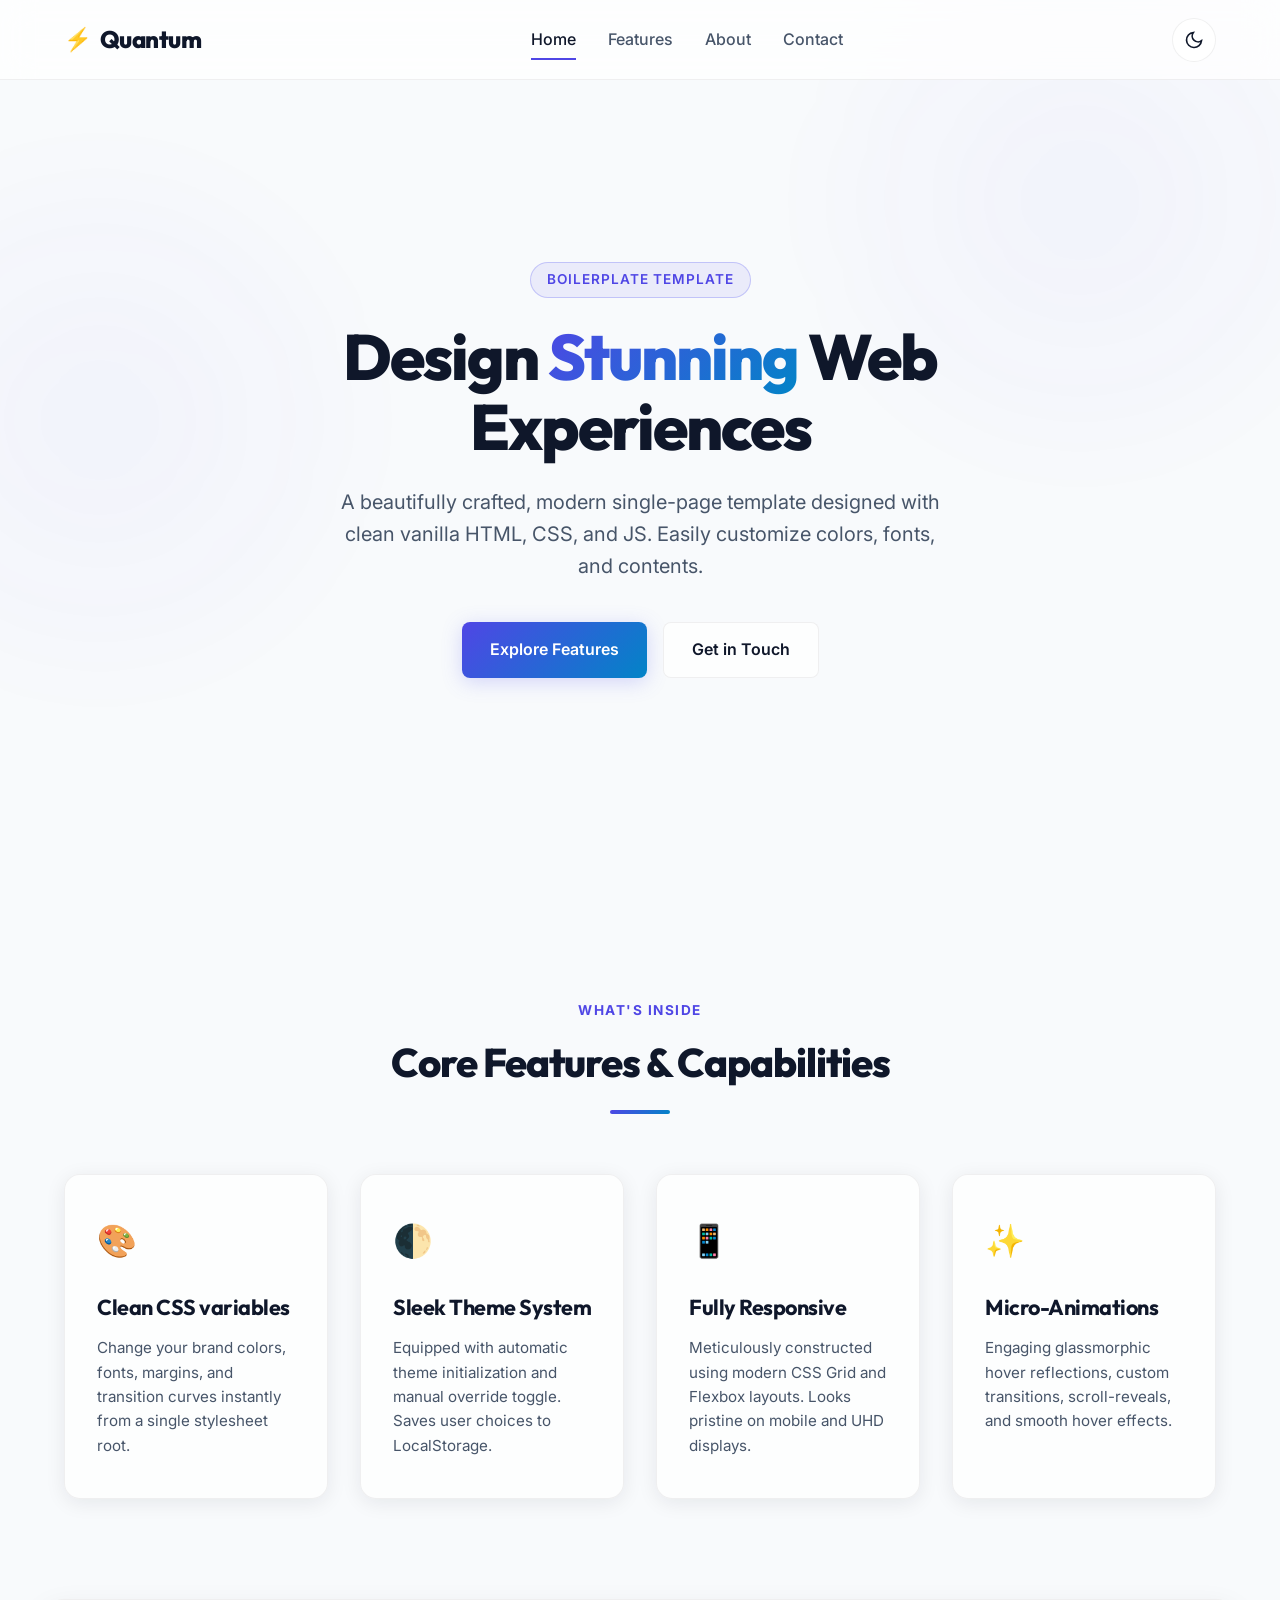
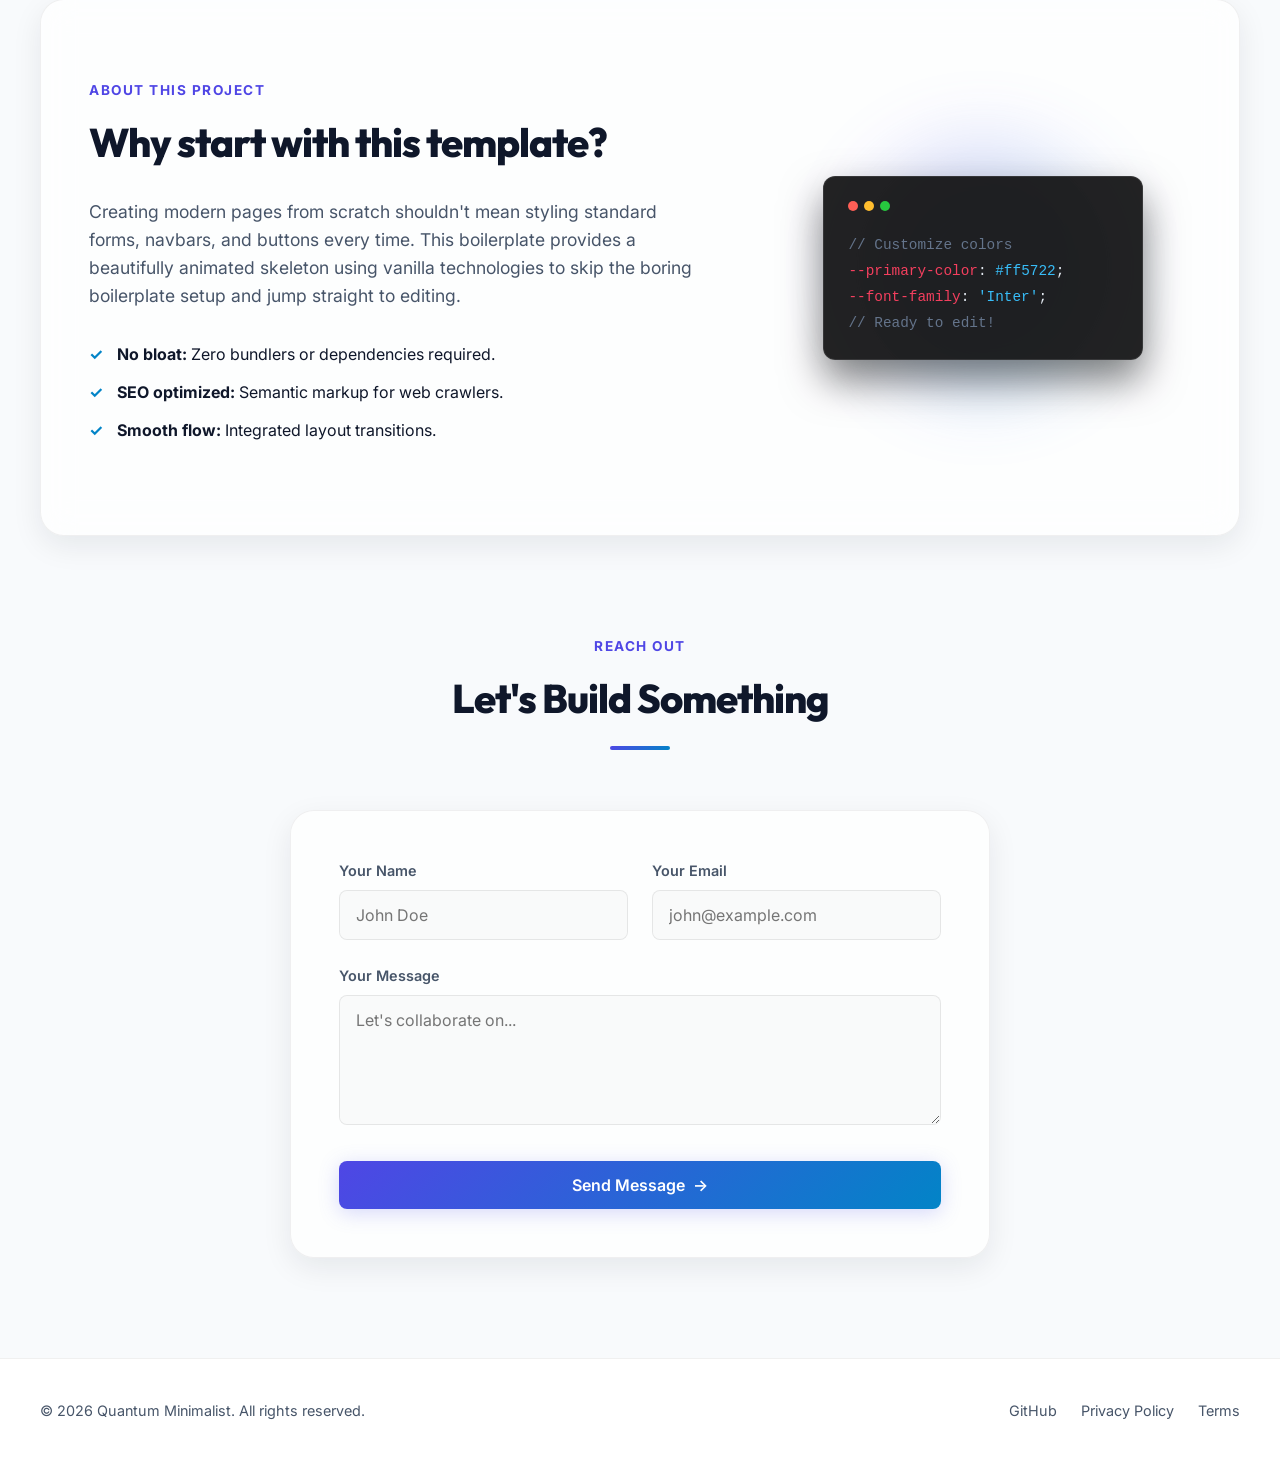
<file: index.html>
<!DOCTYPE html>
<html lang="en">
<head>
    <meta charset="UTF-8">
    <meta name="viewport" content="width=device-width, initial-scale=1.0">
    <meta name="description" content="A premium, customizable, and responsive landing page template for developers and creators. Built with vanilla HTML, CSS, and JS.">
    <title>Quantum Minimalist | Premium Web Boilerplate</title>
    
    <!-- Google Fonts: Outfit & Inter -->
    <link rel="preconnect" href="https://fonts.googleapis.com">
    <link rel="preconnect" href="https://fonts.gstatic.com" crossorigin>
    <link href="https://fonts.googleapis.com/css2?family=Inter:wght@300;400;500;600;700&family=Outfit:wght@400;600;800&display=swap" rel="stylesheet">
    
    <!-- Core Stylesheet -->
    <link rel="stylesheet" href="assets/css/style.css">
</head>
<body class="dark-theme">
    <!-- Background Ambient Gradients -->
    <div class="ambient-glow glow-1"></div>
    <div class="ambient-glow glow-2"></div>

    <!-- Navigation Header -->
    <nav class="navbar">
        <div class="nav-container">
            <a href="#" class="logo" id="nav-logo">
                <span class="logo-accent">⚡</span> Quantum
            </a>
            
            <div class="nav-links" id="nav-menu">
                <a href="#hero" class="nav-link">Home</a>
                <a href="#features" class="nav-link">Features</a>
                <a href="#about" class="nav-link">About</a>
                <a href="#contact" class="nav-link">Contact</a>
            </div>

            <div class="nav-actions">
                <!-- Theme Toggle Button -->
                <button id="theme-toggle" class="theme-toggle-btn" aria-label="Toggle Light/Dark Theme">
                    <svg class="sun-icon" viewBox="0 0 24 24" fill="none" stroke="currentColor" stroke-width="2">
                        <circle cx="12" cy="12" r="5"></circle>
                        <line x1="12" y1="1" x2="12" y2="3"></line>
                        <line x1="12" y1="21" x2="12" y2="23"></line>
                        <line x1="4.22" y1="4.22" x2="5.64" y2="5.64"></line>
                        <line x1="18.36" y1="18.36" x2="19.78" y2="19.78"></line>
                        <line x1="1" y1="12" x2="3" y2="12"></line>
                        <line x1="21" y1="12" x2="23" y2="12"></line>
                        <line x1="4.22" y1="19.78" x2="5.64" y2="18.36"></line>
                        <line x1="18.36" y1="5.64" x2="19.78" y2="4.22"></line>
                    </svg>
                    <svg class="moon-icon" viewBox="0 0 24 24" fill="none" stroke="currentColor" stroke-width="2">
                        <path d="M21 12.79A9 9 0 1 1 11.21 3 7 7 0 0 0 21 12.79z"></path>
                    </svg>
                </button>
                
                <!-- Mobile Navigation Toggle -->
                <button class="hamburger-btn" id="hamburger" aria-label="Toggle Mobile Menu">
                    <span class="bar"></span>
                    <span class="bar"></span>
                    <span class="bar"></span>
                </button>
            </div>
        </div>
    </nav>

    <!-- Main Content -->
    <main>
        <!-- Hero Section -->
        <section id="hero" class="hero-section">
            <div class="hero-content">
                <div class="badge fade-in">Boilerplate Template</div>
                <h1 class="hero-title fade-in delay-1">
                    Design <span class="gradient-text">Stunning</span> Web Experiences
                </h1>
                <p class="hero-subtitle fade-in delay-2">
                    A beautifully crafted, modern single-page template designed with clean vanilla HTML, CSS, and JS. Easily customize colors, fonts, and contents.
                </p>
                <div class="hero-actions fade-in delay-3">
                    <a href="#features" class="btn btn-primary">Explore Features</a>
                    <a href="#contact" class="btn btn-secondary">Get in Touch</a>
                </div>
            </div>
        </section>

        <!-- Features Grid Section -->
        <section id="features" class="section">
            <div class="section-header">
                <span class="section-subtitle">What's Inside</span>
                <h2 class="section-title">Core Features & Capabilities</h2>
                <div class="section-divider"></div>
            </div>
            
            <div class="grid-container">
                <!-- Feature Card 1 -->
                <div class="feature-card">
                    <div class="card-icon">🎨</div>
                    <h3 class="card-title">Clean CSS variables</h3>
                    <p class="card-text">Change your brand colors, fonts, margins, and transition curves instantly from a single stylesheet root.</p>
                </div>
                
                <!-- Feature Card 2 -->
                <div class="feature-card">
                    <div class="card-icon">🌓</div>
                    <h3 class="card-title">Sleek Theme System</h3>
                    <p class="card-text">Equipped with automatic theme initialization and manual override toggle. Saves user choices to LocalStorage.</p>
                </div>
                
                <!-- Feature Card 3 -->
                <div class="feature-card">
                    <div class="card-icon">📱</div>
                    <h3 class="card-title">Fully Responsive</h3>
                    <p class="card-text">Meticulously constructed using modern CSS Grid and Flexbox layouts. Looks pristine on mobile and UHD displays.</p>
                </div>

                <!-- Feature Card 4 -->
                <div class="feature-card">
                    <div class="card-icon">✨</div>
                    <h3 class="card-title">Micro-Animations</h3>
                    <p class="card-text">Engaging glassmorphic hover reflections, custom transitions, scroll-reveals, and smooth hover effects.</p>
                </div>
            </div>
        </section>

        <!-- About Section -->
        <section id="about" class="section bg-glass">
            <div class="about-container">
                <div class="about-text">
                    <span class="section-subtitle">About This Project</span>
                    <h2 class="section-title">Why start with this template?</h2>
                    <p class="about-description">
                        Creating modern pages from scratch shouldn't mean styling standard forms, navbars, and buttons every time. This boilerplate provides a beautifully animated skeleton using vanilla technologies to skip the boring boilerplate setup and jump straight to editing.
                    </p>
                    <ul class="about-list">
                        <li><strong>No bloat:</strong> Zero bundlers or dependencies required.</li>
                        <li><strong>SEO optimized:</strong> Semantic markup for web crawlers.</li>
                        <li><strong>Smooth flow:</strong> Integrated layout transitions.</li>
                    </ul>
                </div>
                <div class="about-graphic">
                    <div class="graphic-element circle-glow"></div>
                    <div class="graphic-element glass-card">
                        <div class="card-preview-header">
                            <span class="dot red"></span>
                            <span class="dot yellow"></span>
                            <span class="dot green"></span>
                        </div>
                        <div class="card-preview-body">
                            <code>
                                <span class="code-comment">// Customize colors</span><br>
                                <span class="code-var">--primary-color</span>: <span class="code-val">#ff5722</span>;<br>
                                <span class="code-var">--font-family</span>: <span class="code-val">'Inter'</span>;<br>
                                <span class="code-comment">// Ready to edit!</span>
                            </code>
                        </div>
                    </div>
                </div>
            </div>
        </section>

        <!-- Contact Section -->
        <section id="contact" class="section">
            <div class="section-header">
                <span class="section-subtitle">Reach Out</span>
                <h2 class="section-title">Let's Build Something</h2>
                <div class="section-divider"></div>
            </div>
            
            <div class="contact-wrapper">
                <form id="contact-form" class="contact-form">
                    <div class="form-row">
                        <div class="form-group">
                            <label for="name">Your Name</label>
                            <input type="text" id="name" name="name" required placeholder="John Doe">
                        </div>
                        <div class="form-group">
                            <label for="email">Your Email</label>
                            <input type="email" id="email" name="email" required placeholder="john@example.com">
                        </div>
                    </div>
                    <div class="form-group">
                        <label for="message">Your Message</label>
                        <textarea id="message" name="message" rows="5" required placeholder="Let's collaborate on..."></textarea>
                    </div>
                    <button type="submit" class="btn btn-primary btn-submit">
                        Send Message <span class="btn-icon">→</span>
                    </button>
                    <div id="form-feedback" class="form-feedback hidden"></div>
                </form>
            </div>
        </section>
    </main>

    <!-- Footer -->
    <footer class="footer">
        <div class="footer-container">
            <p class="footer-copy">&copy; <span id="current-year">2026</span> Quantum Minimalist. All rights reserved.</p>
            <div class="footer-links">
                <a href="https://github.com" target="_blank" rel="noopener" class="footer-link">GitHub</a>
                <a href="#" class="footer-link">Privacy Policy</a>
                <a href="#" class="footer-link">Terms</a>
            </div>
        </div>
    </footer>

    <!-- Interactive Logic Script -->
    <script src="assets/js/main.js"></script>
</body>
</html>
</file>
<file: assets/css/style.css>
/* ==========================================================================
   QUANTUM MINIMALIST - Design System & Custom Stylesheet
   ========================================================================== */

/* --- CSS VARIABLES SYSTEM ---
   Tip: Edit these variables to easily change the look and feel of the entire page. */
   :root {
    /* Fonts */
    --font-heading: 'Outfit', sans-serif;
    --font-body: 'Inter', sans-serif;

    /* Transition Speeds */
    --transition-fast: 0.2s cubic-bezier(0.4, 0, 0.2, 1);
    --transition-smooth: 0.4s cubic-bezier(0.4, 0, 0.2, 1);

    /* Layout values */
    --container-max-width: 1200px;
    --border-radius-sm: 8px;
    --border-radius-md: 16px;
    --border-radius-lg: 24px;
}

/* --- DARK MODE PALETTE --- */
.dark-theme {
    --bg-primary: #0a0a0c;
    --bg-secondary: #121216;
    --text-primary: #f3f4f6;
    --text-secondary: #9ca3af;
    --primary-color: #6366f1; /* Indigo */
    --primary-glow: rgba(99, 102, 241, 0.15);
    --accent-color: #38bdf8; /* Sky blue */
    
    /* Gradients */
    --gradient-hero: linear-gradient(135deg, #6366f1 0%, #38bdf8 100%);
    --gradient-glow: radial-gradient(circle, rgba(99,102,241,0.12) 0%, rgba(0,0,0,0) 70%);

    /* Glassmorphism settings */
    --glass-bg: rgba(18, 18, 22, 0.7);
    --glass-border: rgba(255, 255, 255, 0.08);
    --glass-shadow: rgba(0, 0, 0, 0.4);
    
    /* Inputs */
    --input-bg: rgba(255, 255, 255, 0.03);
    --input-border: rgba(255, 255, 255, 0.1);
    --input-focus-border: var(--primary-color);
}

/* --- LIGHT MODE PALETTE --- */
.light-theme {
    --bg-primary: #f8fafc;
    --bg-secondary: #ffffff;
    --text-primary: #0f172a;
    --text-secondary: #475569;
    --primary-color: #4f46e5;
    --primary-glow: rgba(79, 70, 229, 0.08);
    --accent-color: #0284c7;

    /* Gradients */
    --gradient-hero: linear-gradient(135deg, #4f46e5 0%, #0284c7 100%);
    --gradient-glow: radial-gradient(circle, rgba(79,70,229,0.06) 0%, rgba(0,0,0,0) 70%);

    /* Glassmorphism settings */
    --glass-bg: rgba(255, 255, 255, 0.75);
    --glass-border: rgba(0, 0, 0, 0.06);
    --glass-shadow: rgba(15, 23, 42, 0.08);

    /* Inputs */
    --input-bg: rgba(0, 0, 0, 0.015);
    --input-border: rgba(0, 0, 0, 0.08);
    --input-focus-border: var(--primary-color);
}

/* ==========================================================================
   RESET & SYSTEM BASE
   ========================================================================== */
* {
    margin: 0;
    padding: 0;
    box-sizing: border-box;
}

html {
    scroll-behavior: smooth;
    font-size: 16px;
}

body {
    background-color: var(--bg-primary);
    color: var(--text-primary);
    font-family: var(--font-body);
    line-height: 1.6;
    overflow-x: hidden;
    transition: background-color var(--transition-smooth), color var(--transition-smooth);
}

main {
    position: relative;
    z-index: 1;
}

a {
    color: inherit;
    text-decoration: none;
    transition: color var(--transition-fast);
}

button, input, textarea {
    font-family: inherit;
    font-size: inherit;
    color: inherit;
}

/* Custom Scrollbar */
::-webkit-scrollbar {
    width: 10px;
}
::-webkit-scrollbar-track {
    background: var(--bg-primary);
}
::-webkit-scrollbar-thumb {
    background: var(--glass-border);
    border-radius: var(--border-radius-sm);
}
::-webkit-scrollbar-thumb:hover {
    background: var(--primary-color);
}

/* Ambient glow blobs */
.ambient-glow {
    position: absolute;
    width: 600px;
    height: 600px;
    background: var(--gradient-glow);
    border-radius: 50%;
    filter: blur(80px);
    z-index: 0;
    pointer-events: none;
    opacity: 0.8;
}
.glow-1 {
    top: -100px;
    right: -100px;
}
.glow-2 {
    bottom: 20%;
    left: -200px;
}

/* ==========================================================================
   NAVIGATION BAR
   ========================================================================== */
.navbar {
    position: fixed;
    top: 0;
    left: 0;
    width: 100%;
    height: 80px;
    z-index: 100;
    background-color: var(--glass-bg);
    backdrop-filter: blur(16px);
    -webkit-backdrop-filter: blur(16px);
    border-bottom: 1px solid var(--glass-border);
    transition: background-color var(--transition-smooth), border-color var(--transition-smooth);
}

.nav-container {
    max-width: var(--container-max-width);
    margin: 0 auto;
    padding: 0 24px;
    height: 100%;
    display: flex;
    justify-content: space-between;
    align-items: center;
}

.logo {
    font-family: var(--font-heading);
    font-weight: 800;
    font-size: 1.5rem;
    letter-spacing: -0.5px;
    display: flex;
    align-items: center;
    gap: 8px;
}
.logo-accent {
    font-size: 1.4rem;
}

.nav-links {
    display: flex;
    gap: 32px;
}

.nav-link {
    font-weight: 500;
    color: var(--text-secondary);
    position: relative;
    padding: 8px 0;
}
.nav-link:hover, .nav-link.active {
    color: var(--text-primary);
}
.nav-link::after {
    content: '';
    position: absolute;
    bottom: 0;
    left: 0;
    width: 0;
    height: 2px;
    background-color: var(--primary-color);
    transition: width var(--transition-fast);
}
.nav-link:hover::after, .nav-link.active::after {
    width: 100%;
}

.nav-actions {
    display: flex;
    align-items: center;
    gap: 16px;
}

/* Theme Toggle Button */
.theme-toggle-btn {
    background: none;
    border: 1px solid var(--glass-border);
    background-color: var(--glass-bg);
    cursor: pointer;
    width: 44px;
    height: 44px;
    border-radius: 50%;
    display: flex;
    align-items: center;
    justify-content: center;
    color: var(--text-primary);
    transition: transform var(--transition-fast), border-color var(--transition-fast);
}
.theme-toggle-btn:hover {
    transform: scale(1.05);
    border-color: var(--primary-color);
}
.theme-toggle-btn svg {
    width: 20px;
    height: 20px;
}
.dark-theme .sun-icon { display: block; }
.dark-theme .moon-icon { display: none; }
.light-theme .sun-icon { display: none; }
.light-theme .moon-icon { display: block; }

/* Hamburger mobile menu button */
.hamburger-btn {
    display: none;
    flex-direction: column;
    justify-content: space-between;
    width: 24px;
    height: 18px;
    background: none;
    border: none;
    cursor: pointer;
    z-index: 101;
}
.hamburger-btn .bar {
    width: 100%;
    height: 2px;
    background-color: var(--text-primary);
    border-radius: 2px;
    transition: transform var(--transition-smooth), opacity var(--transition-smooth);
}

/* ==========================================================================
   HERO SECTION
   ========================================================================== */
.hero-section {
    min-height: 100vh;
    display: flex;
    align-items: center;
    justify-content: center;
    padding: 120px 24px 80px 24px;
    text-align: center;
    position: relative;
}

.hero-content {
    max-width: 800px;
    display: flex;
    flex-direction: column;
    align-items: center;
}

.badge {
    background-color: var(--primary-glow);
    border: 1px solid rgba(99, 102, 241, 0.3);
    color: var(--primary-color);
    padding: 6px 16px;
    border-radius: 50px;
    font-size: 0.85rem;
    font-weight: 600;
    margin-bottom: 24px;
    text-transform: uppercase;
    letter-spacing: 1px;
}

.hero-title {
    font-family: var(--font-heading);
    font-weight: 800;
    font-size: 4rem;
    line-height: 1.1;
    letter-spacing: -2px;
    margin-bottom: 24px;
}

.gradient-text {
    background: var(--gradient-hero);
    -webkit-background-clip: text;
    -webkit-text-fill-color: transparent;
    background-clip: text;
}

.hero-subtitle {
    font-size: 1.25rem;
    color: var(--text-secondary);
    max-width: 600px;
    margin-bottom: 40px;
}

.hero-actions {
    display: flex;
    gap: 16px;
}

/* Buttons */
.btn {
    padding: 14px 28px;
    border-radius: var(--border-radius-sm);
    font-weight: 600;
    cursor: pointer;
    transition: transform var(--transition-fast), filter var(--transition-fast), border-color var(--transition-fast), background-color var(--transition-fast);
    display: inline-flex;
    align-items: center;
    gap: 8px;
    border: none;
}
.btn:hover {
    transform: translateY(-2px);
}
.btn-primary {
    background: var(--gradient-hero);
    color: #ffffff;
    box-shadow: 0 4px 20px rgba(99, 102, 241, 0.25);
}
.btn-primary:hover {
    filter: brightness(1.1);
}
.btn-secondary {
    background-color: var(--glass-bg);
    border: 1px solid var(--glass-border);
    color: var(--text-primary);
    backdrop-filter: blur(8px);
    -webkit-backdrop-filter: blur(8px);
}
.btn-secondary:hover {
    border-color: var(--primary-color);
    background-color: var(--bg-secondary);
}

/* ==========================================================================
   SECTIONS
   ========================================================================== */
.section {
    max-width: var(--container-max-width);
    margin: 0 auto;
    padding: 100px 24px;
}

.section-header {
    text-align: center;
    margin-bottom: 60px;
}

.section-subtitle {
    color: var(--primary-color);
    text-transform: uppercase;
    font-weight: 700;
    font-size: 0.85rem;
    letter-spacing: 1.5px;
    display: block;
    margin-bottom: 8px;
}

.section-title {
    font-family: var(--font-heading);
    font-size: 2.5rem;
    font-weight: 800;
    letter-spacing: -1px;
}

.section-divider {
    width: 60px;
    height: 4px;
    background: var(--gradient-hero);
    margin: 16px auto 0 auto;
    border-radius: 2px;
}

/* Glass panel */
.bg-glass {
    background-color: var(--glass-bg);
    backdrop-filter: blur(16px);
    -webkit-backdrop-filter: blur(16px);
    border: 1px solid var(--glass-border);
    box-shadow: 0 10px 30px var(--glass-shadow);
    border-radius: var(--border-radius-lg);
    padding: 80px 48px;
}

/* ==========================================================================
   GRID & CARDS
   ========================================================================== */
.grid-container {
    display: grid;
    grid-template-columns: repeat(auto-fit, minmax(260px, 1fr));
    gap: 32px;
}

.feature-card {
    background-color: var(--glass-bg);
    border: 1px solid var(--glass-border);
    box-shadow: 0 4px 20px var(--glass-shadow);
    border-radius: var(--border-radius-md);
    padding: 40px 32px;
    transition: transform var(--transition-smooth), border-color var(--transition-smooth), box-shadow var(--transition-smooth);
    position: relative;
    overflow: hidden;
    z-index: 1;
}

/* Reflective overlay hover effect */
.feature-card::before {
    content: '';
    position: absolute;
    top: -50%;
    left: -50%;
    width: 200%;
    height: 200%;
    background: radial-gradient(circle, rgba(255,255,255,0.06) 0%, rgba(255,255,255,0) 50%);
    opacity: 0;
    transition: opacity var(--transition-smooth);
    pointer-events: none;
    z-index: -1;
}

.feature-card:hover {
    transform: translateY(-8px);
    border-color: var(--primary-color);
    box-shadow: 0 12px 30px rgba(99, 102, 241, 0.15);
}

.feature-card:hover::before {
    opacity: 1;
}

.card-icon {
    font-size: 2rem;
    margin-bottom: 24px;
}

.card-title {
    font-family: var(--font-heading);
    font-size: 1.35rem;
    font-weight: 700;
    margin-bottom: 12px;
    letter-spacing: -0.5px;
}

.card-text {
    color: var(--text-secondary);
    font-size: 0.95rem;
}

/* ==========================================================================
   ABOUT WORKSPACE SECTION
   ========================================================================== */
.about-container {
    display: grid;
    grid-template-columns: 1.2fr 0.8fr;
    gap: 64px;
    align-items: center;
}

.about-description {
    font-size: 1.1rem;
    color: var(--text-secondary);
    margin-top: 24px;
    margin-bottom: 32px;
}

.about-list {
    list-style: none;
}
.about-list li {
    margin-bottom: 12px;
    position: relative;
    padding-left: 28px;
}
.about-list li::before {
    content: '✓';
    position: absolute;
    left: 0;
    color: var(--accent-color);
    font-weight: bold;
}

/* GRAPHIC / CARD CODE PREVIEW */
.about-graphic {
    position: relative;
    display: flex;
    justify-content: center;
    align-items: center;
}

.circle-glow {
    position: absolute;
    width: 250px;
    height: 250px;
    background: var(--gradient-hero);
    opacity: 0.2;
    border-radius: 50%;
    filter: blur(40px);
}

.glass-card {
    background-color: rgba(10, 10, 12, 0.9);
    border: 1px solid rgba(255,255,255,0.1);
    box-shadow: 0 20px 40px rgba(0,0,0,0.5);
    border-radius: 12px;
    width: 100%;
    max-width: 320px;
    padding: 24px;
    z-index: 1;
}
.card-preview-header {
    display: flex;
    gap: 6px;
    margin-bottom: 20px;
}
.dot {
    width: 10px;
    height: 10px;
    border-radius: 50%;
}
.dot.red { background-color: #ff5f56; }
.dot.yellow { background-color: #ffbd2e; }
.dot.green { background-color: #27c93f; }

.card-preview-body code {
    font-family: monospace;
    font-size: 0.9rem;
    color: #e2e8f0;
}
.code-comment { color: #64748b; }
.code-var { color: #f43f5e; }
.code-val { color: #38bdf8; }

/* ==========================================================================
   CONTACT FORM SECTION
   ========================================================================== */
.contact-wrapper {
    max-width: 700px;
    margin: 0 auto;
    background-color: var(--glass-bg);
    border: 1px solid var(--glass-border);
    padding: 48px;
    border-radius: var(--border-radius-lg);
    box-shadow: 0 10px 30px var(--glass-shadow);
}

.contact-form {
    display: flex;
    flex-direction: column;
    gap: 24px;
}

.form-row {
    display: grid;
    grid-template-columns: 1fr 1fr;
    gap: 24px;
}

.form-group {
    display: flex;
    flex-direction: column;
    gap: 8px;
}

.form-group label {
    font-size: 0.9rem;
    font-weight: 600;
    color: var(--text-secondary);
}

.form-group input, .form-group textarea {
    background-color: var(--input-bg);
    border: 1px solid var(--input-border);
    border-radius: var(--border-radius-sm);
    padding: 14px 16px;
    outline: none;
    transition: border-color var(--transition-fast), background-color var(--transition-fast);
}

.form-group input:focus, .form-group textarea:focus {
    border-color: var(--input-focus-border);
    background-color: var(--bg-secondary);
}

.btn-submit {
    justify-content: center;
    margin-top: 12px;
}
.btn-icon {
    transition: transform var(--transition-fast);
}
.btn-submit:hover .btn-icon {
    transform: translateX(4px);
}

.form-feedback {
    padding: 16px;
    border-radius: var(--border-radius-sm);
    font-weight: 500;
    text-align: center;
}
.form-feedback.success {
    background-color: rgba(39, 201, 63, 0.15);
    border: 1px solid #27c93f;
    color: #27c93f;
}
.form-feedback.error {
    background-color: rgba(255, 95, 86, 0.15);
    border: 1px solid #ff5f56;
    color: #ff5f56;
}

/* ==========================================================================
   FOOTER SECTION
   ========================================================================== */
.footer {
    border-top: 1px solid var(--glass-border);
    padding: 40px 24px;
    background-color: var(--bg-secondary);
    transition: background-color var(--transition-smooth), border-color var(--transition-smooth);
}

.footer-container {
    max-width: var(--container-max-width);
    margin: 0 auto;
    display: flex;
    justify-content: space-between;
    align-items: center;
    flex-wrap: wrap;
    gap: 20px;
}

.footer-copy {
    color: var(--text-secondary);
    font-size: 0.9rem;
}

.footer-links {
    display: flex;
    gap: 24px;
}

.footer-link {
    color: var(--text-secondary);
    font-size: 0.9rem;
}
.footer-link:hover {
    color: var(--text-primary);
}

/* ==========================================================================
   ANIMATIONS & MEDIA QUERIES
   ========================================================================== */
.fade-in {
    opacity: 0;
    animation: fadeIn 0.8s ease forwards;
}

.fade-in-up {
    opacity: 0;
    transform: translateY(20px);
    animation: fadeInUp 0.8s ease forwards;
}

.delay-1 { animation-delay: 0.2s; }
.delay-2 { animation-delay: 0.4s; }
.delay-3 { animation-delay: 0.6s; }

@keyframes fadeIn {
    to { opacity: 1; }
}

@keyframes fadeInUp {
    to {
        opacity: 1;
        transform: translateY(0);
    }
}

/* --- RESPONSIVE ADJUSTMENTS --- */

@media (max-width: 992px) {
    .hero-title {
        font-size: 3.25rem;
    }
    
    .about-container {
        grid-template-columns: 1fr;
        gap: 40px;
    }
    
    .about-graphic {
        order: -1; /* Place code block graphic above about text on smaller screens */
    }
}

@media (max-width: 768px) {
    .nav-links {
        display: none; /* Hide default nav items - expandable on mobile action */
        position: absolute;
        top: 80px;
        left: 0;
        width: 100%;
        background-color: var(--bg-secondary);
        border-bottom: 1px solid var(--glass-border);
        flex-direction: column;
        padding: 24px;
        gap: 16px;
        text-align: center;
    }
    
    .nav-links.mobile-open {
        display: flex;
    }

    .hamburger-btn {
        display: flex;
    }
    
    /* Toggle Hamburger Cross icon */
    .mobile-menu-active .hamburger-btn .bar:nth-child(1) {
        transform: translateY(8px) rotate(45deg);
    }
    .mobile-menu-active .hamburger-btn .bar:nth-child(2) {
        opacity: 0;
    }
    .mobile-menu-active .hamburger-btn .bar:nth-child(3) {
        transform: translateY(-8px) rotate(-45deg);
    }

    .hero-title {
        font-size: 2.5rem;
    }

    .form-row {
        grid-template-columns: 1fr;
    }

    .contact-wrapper {
        padding: 32px 24px;
    }

    .bg-glass {
        padding: 48px 24px;
    }
}

.hidden {
    display: none !important;
}
</file>
